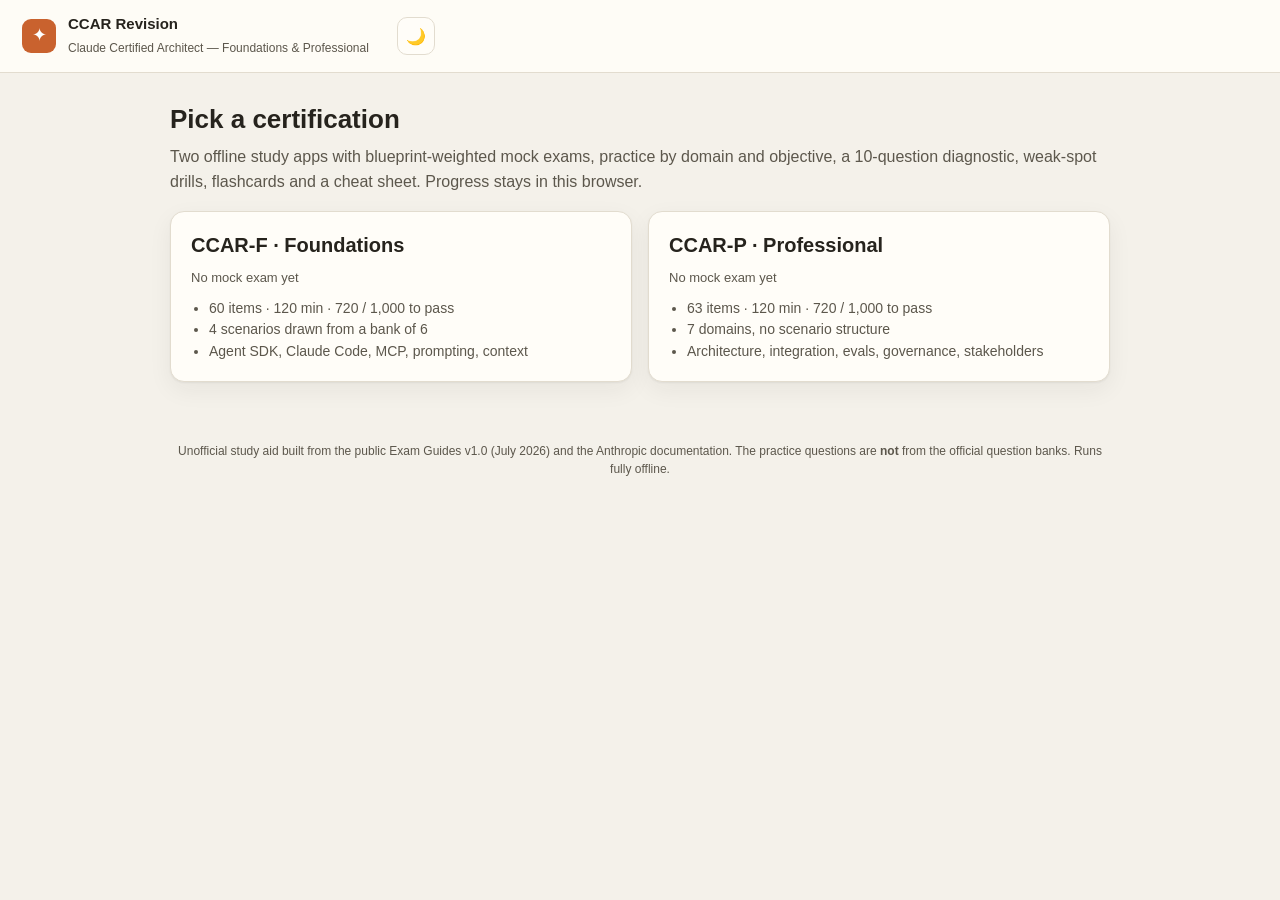
<file: index.html>
<!DOCTYPE html>
<html lang="en" data-theme="light">
<head>
  <meta charset="UTF-8" />
  <meta name="viewport" content="width=device-width, initial-scale=1.0" />
  <title>CCAR Revision</title>
  <link rel="icon" href="data:image/svg+xml,<svg xmlns='http://www.w3.org/2000/svg' viewBox='0 0 100 100'><text y='.9em' font-size='90'>🎓</text></svg>" />
  <link rel="stylesheet" href="shared/styles.css" />
</head>
<body>
  <header class="topbar">
    <div class="brand">
      <span class="brand-mark">✦</span>
      <div>
        <strong>CCAR Revision</strong>
        <span class="brand-sub">Claude Certified Architect — Foundations &amp; Professional</span>
      </div>
    </div>
    <span></span>
    <button class="theme-toggle" id="themeToggle" title="Toggle light/dark" aria-label="Toggle theme">🌙</button>
  </header>

  <main id="app">
    <h1>Pick a certification</h1>
    <p class="lead">Two offline study apps with blueprint-weighted mock exams, practice by domain and objective,
      a 10-question diagnostic, weak-spot drills, flashcards and a cheat sheet. Progress stays in this browser.</p>

    <div class="cert-grid">
      <a class="card cert-card" href="ccar-f/index.html">
        <h2>CCAR-F · Foundations</h2>
        <span class="hint" id="last-f">No mock exam yet</span>
        <ul>
          <li>60 items · 120 min · 720 / 1,000 to pass</li>
          <li>4 scenarios drawn from a bank of 6</li>
          <li>Agent SDK, Claude Code, MCP, prompting, context</li>
        </ul>
      </a>
      <a class="card cert-card" href="ccar-p/index.html">
        <h2>CCAR-P · Professional</h2>
        <span class="hint" id="last-p">No mock exam yet</span>
        <ul>
          <li>63 items · 120 min · 720 / 1,000 to pass</li>
          <li>7 domains, no scenario structure</li>
          <li>Architecture, integration, evals, governance, stakeholders</li>
        </ul>
      </a>
    </div>
  </main>

  <footer class="foot">
    <span>Unofficial study aid built from the public Exam Guides v1.0 (July 2026) and the Anthropic documentation.
    The practice questions are <strong>not</strong> from the official question banks. Runs fully offline.</span>
  </footer>

  <script>
    (function () {
      const btn = document.getElementById("themeToggle");
      const apply = (t) => { document.documentElement.setAttribute("data-theme", t); btn.textContent = t === "dark" ? "☀️" : "🌙"; };
      let t = null;
      try { t = localStorage.getItem("ccar_theme"); } catch (e) { /* storage blocked */ }
      apply(t || (matchMedia("(prefers-color-scheme: dark)").matches ? "dark" : "light"));
      btn.addEventListener("click", () => {
        const n = document.documentElement.getAttribute("data-theme") === "dark" ? "light" : "dark";
        apply(n);
        try { localStorage.setItem("ccar_theme", n); } catch (e) { /* storage blocked */ }
      });
      [["f", "ccar_f_state_v1"], ["p", "ccar_p_state_v1"]].forEach(([k, key]) => {
        try {
          const a = (JSON.parse(localStorage.getItem(key)) || {}).attempts || [];
          if (a.length) document.getElementById("last-" + k).textContent =
            `Last mock exam: ${a[0].scaled} (${a[0].pass ? "pass" : "below 720"}) · ${a.length} attempt(s)`;
        } catch (e) { /* storage blocked or empty */ }
      });
    })();
  </script>
</body>
</html>
</file>
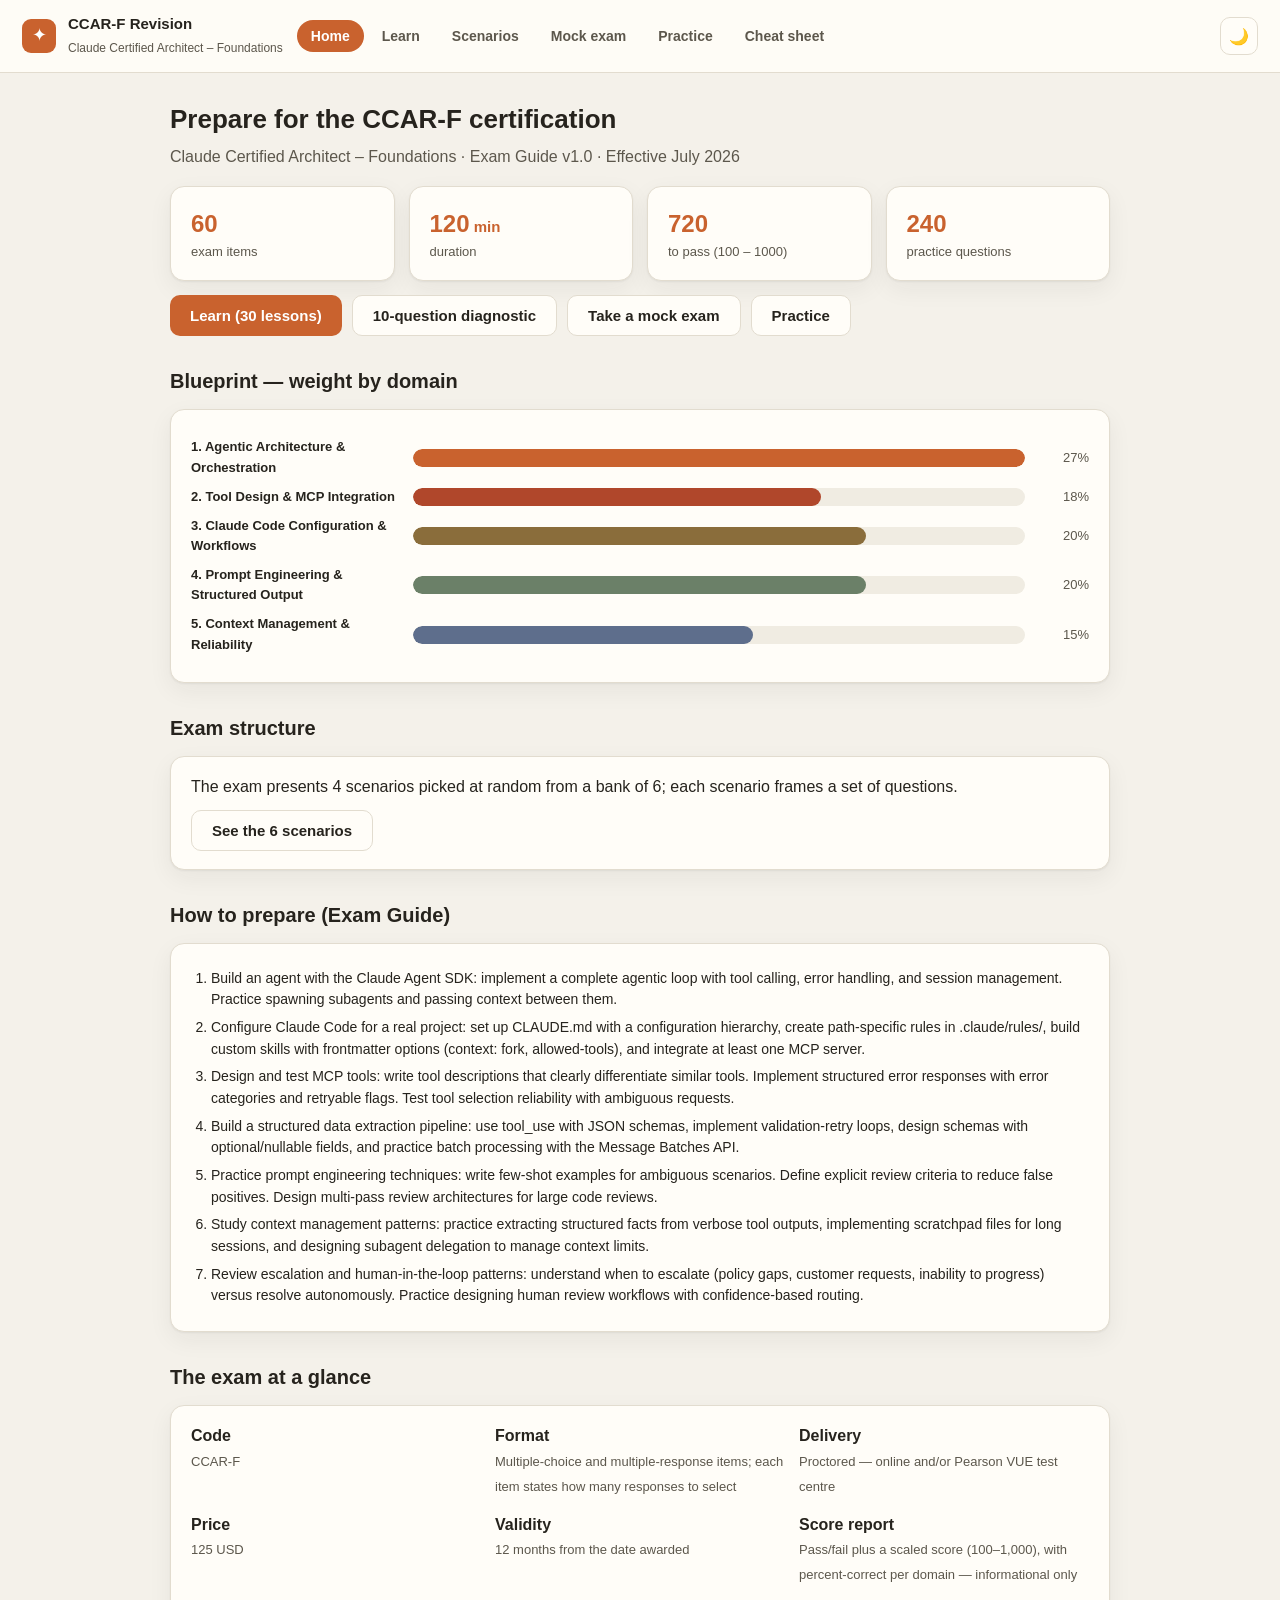
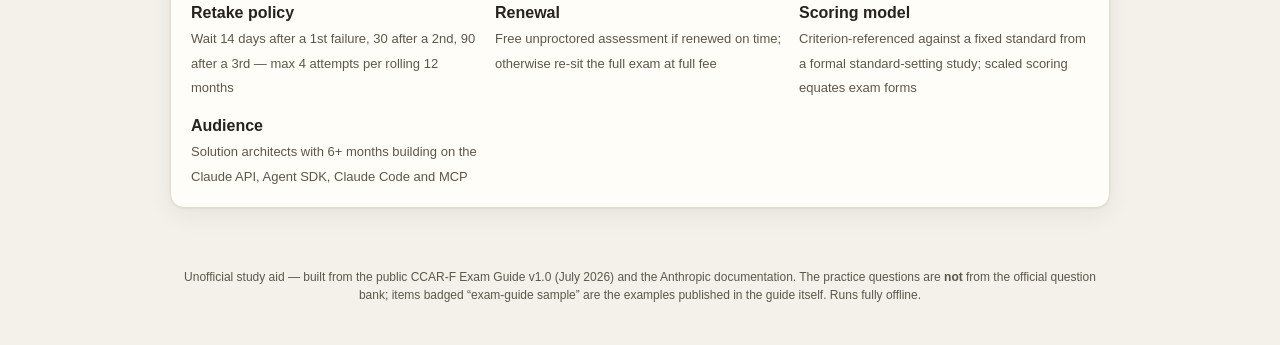
<file: ccar-f/index.html>
<!DOCTYPE html>
<html lang="en" data-theme="light">
<head>
  <meta charset="UTF-8" />
  <meta name="viewport" content="width=device-width, initial-scale=1.0" />
  <title>CCAR-F Revision</title>
  <link rel="icon" href="data:image/svg+xml,<svg xmlns='http://www.w3.org/2000/svg' viewBox='0 0 100 100'><text y='.9em' font-size='90'>🎓</text></svg>" />
  <link rel="stylesheet" href="../shared/styles.css" />
</head>
<body>
  <header class="topbar">
    <a class="brand home-link" href="../index.html" title="Back to both certifications">
      <span class="brand-mark">✦</span>
      <div>
        <strong>CCAR-F Revision</strong>
        <span class="brand-sub">Claude Certified Architect – Foundations</span>
      </div>
    </a>
    <nav class="tabs" id="tabs">
      <button class="tab active" data-view="home">Home</button>
      <button class="tab" data-view="learn">Learn</button>
      <button class="tab" data-view="scenarios">Scenarios</button>
      <button class="tab" data-view="exam">Mock exam</button>
      <button class="tab" data-view="quiz">Practice</button>
      <button class="tab" data-view="cheatsheet">Cheat sheet</button>
    </nav>
    <button class="theme-toggle" id="themeToggle" title="Toggle light/dark" aria-label="Toggle theme">🌙</button>
  </header>

  <main id="app"></main>

  <footer class="foot">
    <span>Unofficial study aid — built from the public CCAR-F Exam Guide v1.0 (July 2026) and the Anthropic documentation.
    The practice questions are <strong>not</strong> from the official question bank; items badged
    “exam-guide sample” are the examples published in the guide itself. Runs fully offline.</span>
  </footer>

  <!-- Load order matters: blueprint (frozen guide text) → question files → lessons → data.js (assembles window.CERT) → engine. -->
  <script src="blueprint.js"></script>
  <script src="q-samples.js"></script>
  <script src="q-d1a.js"></script>
  <script src="q-d1b.js"></script>
  <script src="q-d2.js"></script>
  <script src="q-d3.js"></script>
  <script src="q-d4.js"></script>
  <script src="q-d5.js"></script>
  <script src="lessons-d1.js"></script>
  <script src="lessons-d2.js"></script>
  <script src="lessons-d3.js"></script>
  <script src="lessons-d4.js"></script>
  <script src="lessons-d5.js"></script>
  <script src="overview.js"></script>
  <script src="data.js"></script>
  <script src="../shared/app.js"></script>
</body>
</html>
</file>
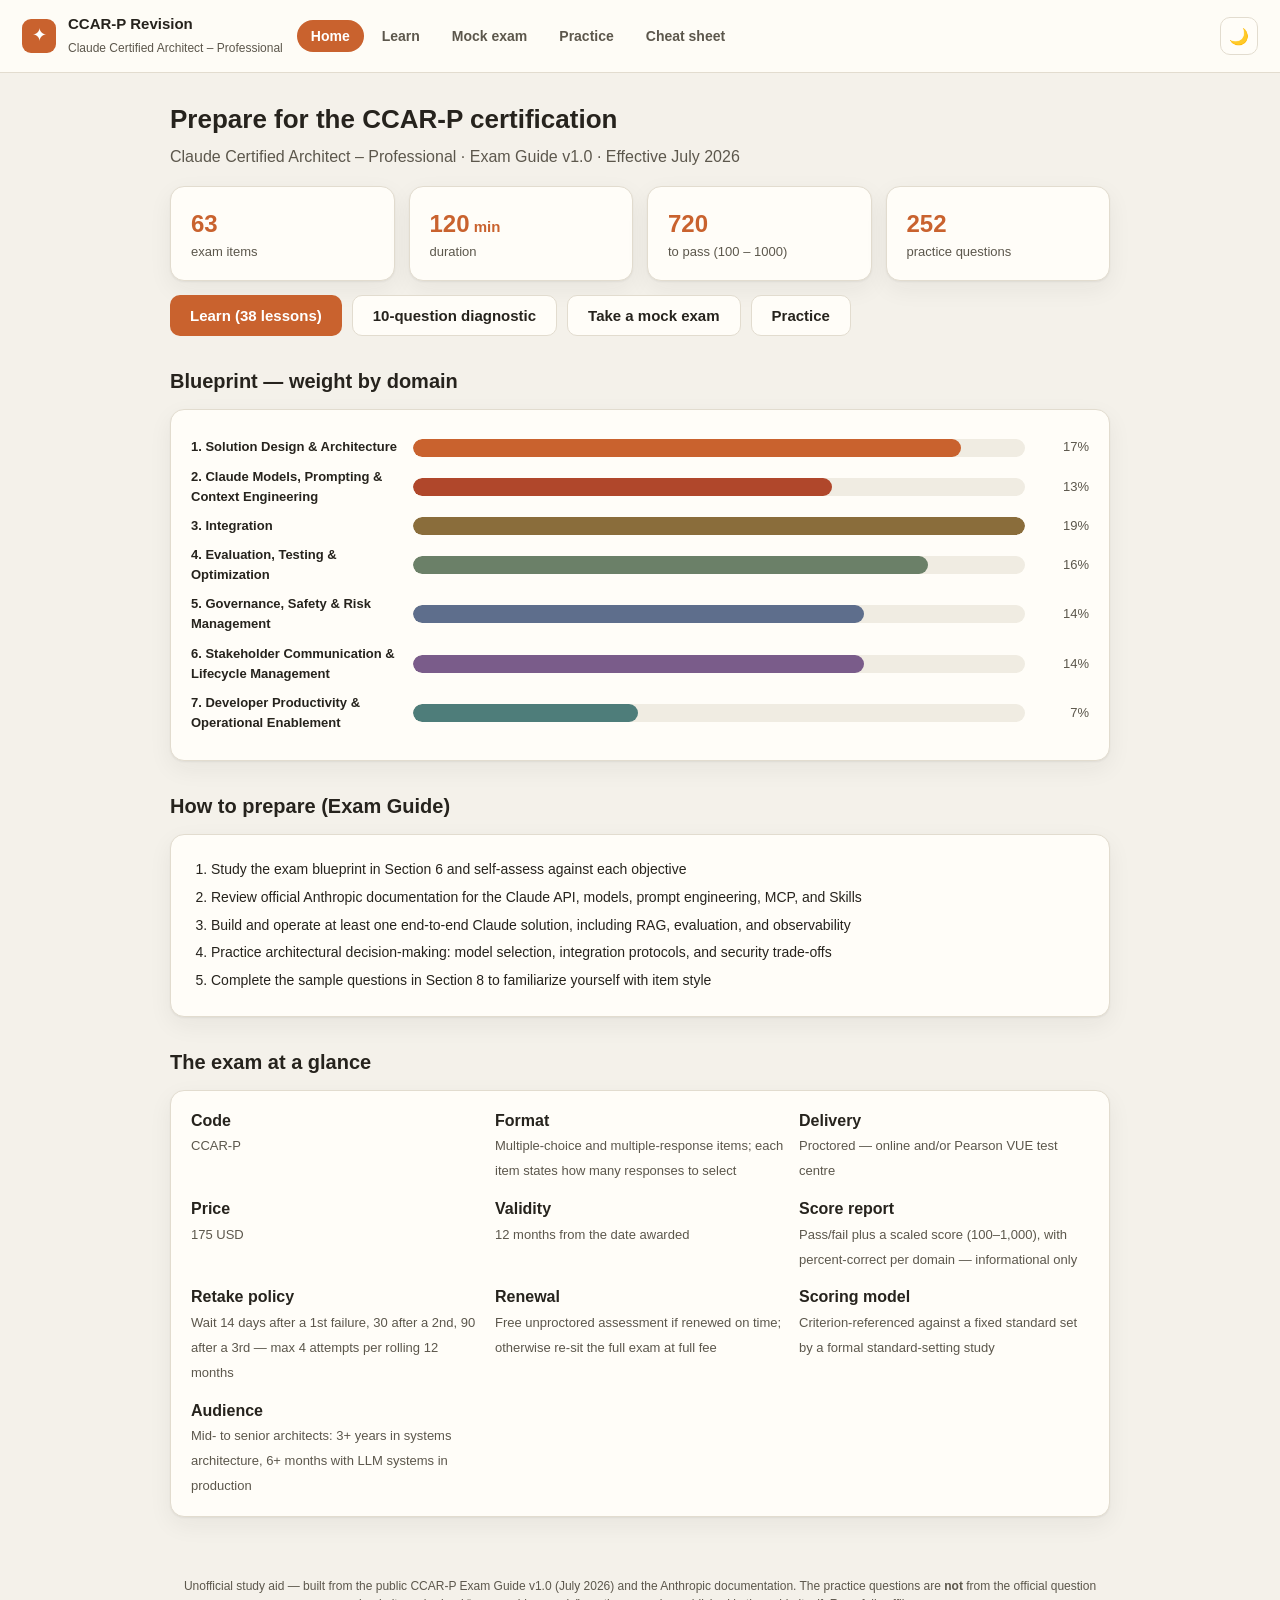
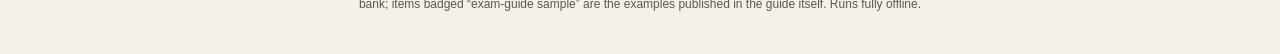
<file: ccar-p/index.html>
<!DOCTYPE html>
<html lang="en" data-theme="light">
<head>
  <meta charset="UTF-8" />
  <meta name="viewport" content="width=device-width, initial-scale=1.0" />
  <title>CCAR-P Revision</title>
  <link rel="icon" href="data:image/svg+xml,<svg xmlns='http://www.w3.org/2000/svg' viewBox='0 0 100 100'><text y='.9em' font-size='90'>🎓</text></svg>" />
  <link rel="stylesheet" href="../shared/styles.css" />
</head>
<body>
  <header class="topbar">
    <a class="brand home-link" href="../index.html" title="Back to both certifications">
      <span class="brand-mark">✦</span>
      <div>
        <strong>CCAR-P Revision</strong>
        <span class="brand-sub">Claude Certified Architect – Professional</span>
      </div>
    </a>
    <nav class="tabs" id="tabs">
      <button class="tab active" data-view="home">Home</button>
      <button class="tab" data-view="learn">Learn</button>
      <button class="tab" data-view="exam">Mock exam</button>
      <button class="tab" data-view="quiz">Practice</button>
      <button class="tab" data-view="cheatsheet">Cheat sheet</button>
    </nav>
    <button class="theme-toggle" id="themeToggle" title="Toggle light/dark" aria-label="Toggle theme">🌙</button>
  </header>

  <main id="app"></main>

  <footer class="foot">
    <span>Unofficial study aid — built from the public CCAR-P Exam Guide v1.0 (July 2026) and the Anthropic documentation.
    The practice questions are <strong>not</strong> from the official question bank; items badged
    “exam-guide sample” are the examples published in the guide itself. Runs fully offline.</span>
  </footer>

  <!-- Load order matters: blueprint (frozen guide text) → question files → lessons → data.js (assembles window.CERT) → engine. -->
  <script src="blueprint.js"></script>
  <script src="q-samples.js"></script>
  <script src="q-d1.js"></script>
  <script src="q-d2.js"></script>
  <script src="q-d3.js"></script>
  <script src="q-d4.js"></script>
  <script src="q-d5.js"></script>
  <script src="q-d6.js"></script>
  <script src="q-d7.js"></script>
  <script src="lessons-d1.js"></script>
  <script src="lessons-d2.js"></script>
  <script src="lessons-d3.js"></script>
  <script src="lessons-d4.js"></script>
  <script src="lessons-d5.js"></script>
  <script src="lessons-d6.js"></script>
  <script src="lessons-d7.js"></script>
  <script src="overview.js"></script>
  <script src="data.js"></script>
  <script src="../shared/app.js"></script>
</body>
</html>
</file>
<file: shared/styles.css>
/* ===== Thème & tokens ===== */
:root {
  --bg: #f4f1ea;
  --surface: #fffdf8;
  --surface-2: #f0ece2;
  --ink: #26231d;
  --ink-soft: #5c574c;
  --line: #e2dccf;
  --accent: #c9622e;
  --accent-soft: #f3e2d6;
  --good: #4c7a52;
  --good-soft: #e2efe1;
  --bad: #b3402f;
  --bad-soft: #f6dfda;
  --warn: #8a6222;
  --warn-soft: #f6ecd8;
  --shadow: 0 1px 2px rgba(38,35,29,.06), 0 8px 24px rgba(38,35,29,.06);
  --radius: 14px;
  --radius-sm: 8px;
  --mono: ui-monospace, SFMono-Regular, "SF Mono", Menlo, Consolas, "Liberation Mono", monospace;
}
:root[data-theme="dark"] {
  --bg: #1b1915;
  --surface: #262320;
  --surface-2: #2f2b26;
  --ink: #efe9dd;
  --ink-soft: #b3ab9b;
  --line: #3a352e;
  --accent: #e0895f;
  --accent-soft: #3a2c22;
  --good: #7db081;
  --good-soft: #26332a;
  --bad: #e08872;
  --bad-soft: #3a2723;
  --warn: #d8a94e;
  --warn-soft: #38301f;
  --shadow: 0 1px 2px rgba(0,0,0,.3), 0 10px 30px rgba(0,0,0,.35);
}
/* The @media (prefers-color-scheme: dark) duplicate of the block above was
   removed: app.js always sets an explicit data-theme attribute on boot (from
   localStorage, falling back to matchMedia), so the media query never applied
   and the two copies could silently drift apart. */
:root { color-scheme: light; }
:root[data-theme="dark"] { color-scheme: dark; }

* { box-sizing: border-box; }
html, body { margin: 0; }
body {
  background: var(--bg);
  color: var(--ink);
  font-family: -apple-system, "Segoe UI", Roboto, Helvetica, Arial, sans-serif;
  line-height: 1.55;
  -webkit-font-smoothing: antialiased;
}

/* ===== Topbar ===== */
/* One row, never wrapping. Six tabs plus the brand need ~990px, so wrapping
   would kick in on any narrow laptop as well as on phones; instead the tab
   strip scrolls horizontally and app.js keeps the active tab in view. */
.topbar {
  position: sticky; top: 0; z-index: 20;
  display: flex; align-items: center; gap: 14px;
  padding: 12px 22px;
  background: color-mix(in srgb, var(--surface) 88%, transparent);
  backdrop-filter: blur(10px);
  border-bottom: 1px solid var(--line);
  flex-wrap: nowrap;
}
.brand { display: flex; align-items: center; gap: 12px; flex: 0 0 auto; min-width: 0; }
.brand-mark {
  width: 34px; height: 34px; border-radius: 9px;
  display: grid; place-items: center;
  background: var(--accent); color: #fff; font-size: 18px;
}
.brand strong { display: block; font-size: 15px; }
.brand-sub { font-size: 12px; color: var(--ink-soft); }
.tabs {
  display: flex; gap: 4px;
  flex: 1 1 auto; min-width: 0;
  flex-wrap: nowrap; overflow-x: auto; overflow-y: hidden;
  scrollbar-width: none; -ms-overflow-style: none;
  -webkit-overflow-scrolling: touch;
  scroll-behavior: smooth;
  padding: 2px 0;   /* keeps the active pill and focus ring off the clip edge */
}
.tabs::-webkit-scrollbar { height: 0; width: 0; }
.tab {
  border: 0; background: transparent; color: var(--ink-soft);
  padding: 8px 14px; border-radius: 999px; cursor: pointer;
  font-size: 14px; font-weight: 600; transition: .15s;
  flex: 0 0 auto; white-space: nowrap;
}
.tab:hover { background: var(--surface-2); color: var(--ink); }
.tab.active { background: var(--accent); color: #fff; }
.theme-toggle {
  border: 1px solid var(--line); background: var(--surface);
  width: 38px; height: 38px; min-width: 38px; border-radius: 10px;
  cursor: pointer; font-size: 16px; flex: 0 0 auto;
}

/* ===== Layout ===== */
main { max-width: 980px; margin: 0 auto; padding: 26px 20px 60px; }
.foot {
  max-width: 980px; margin: 0 auto; padding: 0 20px 40px;
  color: var(--ink-soft); font-size: 12px; text-align: center;
}
h1 { font-size: 26px; margin: 0 0 6px; }
h2 { font-size: 20px; margin: 30px 0 12px; }
.lead { color: var(--ink-soft); margin-top: 0; }

.card {
  background: var(--surface); border: 1px solid var(--line);
  border-radius: var(--radius); padding: 18px 20px; box-shadow: var(--shadow);
}
.grid { display: grid; gap: 14px; }
.grid.two { grid-template-columns: repeat(auto-fit, minmax(220px, 1fr)); }
.grid.stats { grid-template-columns: repeat(auto-fit, minmax(150px, 1fr)); }

/* ===== Stat tiles ===== */
.stat { text-align: left; }
.stat .num { font-size: 24px; font-weight: 700; color: var(--accent); }
.stat .lbl { font-size: 13px; color: var(--ink-soft); }

/* ===== Blueprint bars ===== */
.bp-row { display: flex; align-items: center; gap: 12px; margin: 9px 0; cursor: pointer; }
.bp-name { width: 210px; min-width: 210px; font-size: 13px; font-weight: 600; }
.bp-track { flex: 1; background: var(--surface-2); border-radius: 999px; height: 18px; overflow: hidden; }
.bp-fill { height: 100%; border-radius: 999px; transition: width .6s ease; }
.bp-val { width: 52px; text-align: right; font-size: 13px; font-variant-numeric: tabular-nums; color: var(--ink-soft); }
.bp-row:hover .bp-name { color: var(--accent); }

/* ===== Module list ===== */
.mod { display: flex; gap: 14px; padding: 12px 0; border-top: 1px solid var(--line); }
.mod:first-child { border-top: 0; }
.mod-badge { background: var(--accent-soft); color: var(--accent); font-weight: 700; border-radius: 8px; padding: 4px 10px; font-size: 12px; height: fit-content; white-space: nowrap; }
.mod-body strong { display: block; }
.mod-body span { font-size: 13px; color: var(--ink-soft); }

/* ===== Domains ===== */
.dom { margin-bottom: 12px; }
.dom-head {
  width: 100%; text-align: left; cursor: pointer;
  display: flex; align-items: center; gap: 14px;
  background: var(--surface); border: 1px solid var(--line);
  border-radius: var(--radius); padding: 14px 18px;
}
.dom-head:hover { border-color: var(--accent); }
.dom-num { width: 30px; height: 30px; border-radius: 8px; display: grid; place-items: center; color: #fff; font-weight: 700; font-size: 14px; }
.dom-title { font-weight: 700; flex: 1; }
.dom-weight { font-size: 13px; color: var(--ink-soft); font-variant-numeric: tabular-nums; }
.dom-caret { color: var(--ink-soft); transition: transform .2s; }
.dom.open .dom-caret { transform: rotate(90deg); }
.dom-body { display: none; padding: 6px 6px 4px; }
.dom.open .dom-body { display: block; }
.dom-resume { color: var(--ink-soft); margin: 12px 4px; }
.skill { padding: 10px 14px; border-left: 3px solid var(--accent); background: var(--surface-2); border-radius: 8px; margin: 8px 0; }
.skill strong { font-size: 14px; }
.skill p { margin: 4px 0 0; font-size: 13px; color: var(--ink-soft); }
.keys { margin: 10px 4px 4px; }
.keys li { margin: 6px 0; font-size: 14px; }
.keys-title { font-weight: 700; margin: 14px 4px 4px; font-size: 14px; }

/* ===== Buttons ===== */
.btn {
  border: 0; background: var(--accent); color: #fff; cursor: pointer;
  padding: 11px 20px; border-radius: 10px; font-weight: 600; font-size: 15px; transition: .15s;
}
.btn:hover { filter: brightness(1.05); }
.btn:disabled { opacity: .5; cursor: not-allowed; }
.btn.ghost { background: var(--surface); color: var(--ink); border: 1px solid var(--line); }
.btn.ghost:hover { border-color: var(--accent); }
.btn-row { display: flex; gap: 10px; flex-wrap: wrap; margin-top: 8px; }

/* ===== Quiz setup ===== */
.chips { display: flex; flex-wrap: wrap; gap: 8px; margin: 8px 0 2px; }
.chip {
  border: 1px solid var(--line); background: var(--surface); color: var(--ink);
  padding: 7px 13px; border-radius: 999px; cursor: pointer; font-size: 13px; font-weight: 600;
}
.chip.on { background: var(--accent); color: #fff; border-color: var(--accent); }
.field-lbl { font-size: 13px; font-weight: 700; color: var(--ink-soft); margin-top: 14px; text-transform: uppercase; letter-spacing: .04em; }

/* ===== Quiz run ===== */
.q-top { display: flex; justify-content: space-between; align-items: center; font-size: 13px; color: var(--ink-soft); margin-bottom: 6px; gap: 10px; flex-wrap: wrap; }
.progress { height: 6px; background: var(--surface-2); border-radius: 999px; overflow: hidden; margin: 6px 0 18px; }
.progress > div { height: 100%; background: var(--accent); transition: width .3s; }
.q-text { font-size: 18px; font-weight: 650; margin: 6px 0 4px; }
.q-meta { font-size: 12px; color: var(--ink-soft); margin-bottom: 14px; }
.q-badge { display: inline-block; background: var(--accent-soft); color: var(--accent); border-radius: 6px; padding: 2px 8px; font-size: 11px; font-weight: 700; margin-right: 6px; }
.q-badge.official { background: var(--good-soft); color: var(--good); }
.opt {
  display: flex; gap: 12px; align-items: flex-start;
  border: 1.5px solid var(--line); background: var(--surface);
  border-radius: 10px; padding: 13px 15px; margin: 9px 0; cursor: pointer; transition: .12s;
}
.opt:hover { border-color: var(--accent); }
.opt .mk { width: 24px; height: 24px; min-width: 24px; border-radius: 6px; border: 1.5px solid var(--line); display: grid; place-items: center; font-size: 13px; font-weight: 700; color: var(--ink-soft); }
.opt.multi .mk { border-radius: 6px; }
.opt.sel { border-color: var(--accent); background: var(--accent-soft); }
.opt.sel .mk { background: var(--accent); color: #fff; border-color: var(--accent); }
.opt.correct { border-color: var(--good); background: var(--good-soft); }
.opt.correct .mk { background: var(--good); color: #fff; border-color: var(--good); }
.opt.wrong { border-color: var(--bad); background: var(--bad-soft); }
.opt.wrong .mk { background: var(--bad); color: #fff; border-color: var(--bad); }
.opt.locked { cursor: default; }
.opt-txt { flex: 1; font-size: 15px; }
.expl { margin-top: 14px; padding: 14px 16px; border-radius: 10px; background: var(--surface-2); border-left: 3px solid var(--accent); font-size: 14px; }
.expl.ok { border-left-color: var(--good); }
.expl.ko { border-left-color: var(--bad); }
.expl strong { display: block; margin-bottom: 3px; }

/* ===== Results ===== */
.score-hero { text-align: center; padding: 26px 12px; }
.score-ring { font-size: 46px; font-weight: 800; color: var(--accent); }
.score-sub { color: var(--ink-soft); }
.verdict { display: inline-block; margin-top: 10px; padding: 6px 16px; border-radius: 999px; font-weight: 700; }
.verdict.pass { background: var(--good-soft); color: var(--good); }
.verdict.fail { background: var(--bad-soft); color: var(--bad); }
.review-item { border-top: 1px solid var(--line); padding: 12px 2px; }
.review-item:first-child { border-top: 0; }
.review-q { font-weight: 600; font-size: 14px; }
.tag { font-size: 11px; font-weight: 700; padding: 2px 8px; border-radius: 6px; margin-right: 6px; }
.tag.ok { background: var(--good-soft); color: var(--good); }
.tag.ko { background: var(--bad-soft); color: var(--bad); }

/* ===== Flashcards ===== */
.fc-wrap { perspective: 1200px; }
.fc {
  position: relative; min-height: 220px; cursor: pointer;
  transition: transform .5s; transform-style: preserve-3d;
}
.fc.flip { transform: rotateY(180deg); }
.fc-face {
  position: absolute; inset: 0; backface-visibility: hidden;
  background: var(--surface); border: 1px solid var(--line); border-radius: var(--radius);
  padding: 26px; display: flex; flex-direction: column; justify-content: center; box-shadow: var(--shadow);
}
.fc-back { transform: rotateY(180deg); background: var(--surface-2); }
.fc-tag { font-size: 11px; font-weight: 700; color: var(--accent); text-transform: uppercase; letter-spacing: .05em; margin-bottom: 10px; }
.fc-recto { font-size: 22px; font-weight: 700; }
.fc-verso { font-size: 16px; }
.fc-hint { text-align: center; color: var(--ink-soft); font-size: 12px; margin-top: 12px; }
.fc-nav { display: flex; justify-content: space-between; align-items: center; margin-top: 16px; gap: 12px; }
.fc-count { font-size: 13px; color: var(--ink-soft); font-variant-numeric: tabular-nums; }

/* ===== Antisèche ===== */
.cheat-dom { margin-bottom: 18px; }
.cheat-dom h3 { display: flex; align-items: center; gap: 10px; font-size: 16px; margin: 0 0 8px; }
.cheat-dom h3 .pill { color: #fff; font-size: 12px; padding: 2px 9px; border-radius: 999px; }
.cheat-list li { margin: 5px 0; font-size: 14px; }

.hint { color: var(--ink-soft); font-size: 13px; }
.spacer { height: 8px; }
.badge-best { font-size: 12px; color: var(--good); font-weight: 700; }

/* ===== Inline code (questions use `backticks` around identifiers) ===== */
code {
  font-family: var(--mono);
  font-size: .88em;
  background: var(--surface-2);
  border: 1px solid var(--line);
  border-radius: 5px;
  padding: .08em .34em;
  white-space: nowrap;
  word-break: keep-all;
}
.expl code { background: color-mix(in srgb, var(--surface) 70%, transparent); }
.opt code, .q-text code { line-height: 1.4; }

/* ===== Exam: timer ===== */
.q-top-right { display: inline-flex; align-items: center; gap: 12px; }
.clock {
  font-family: var(--mono); font-variant-numeric: tabular-nums;
  font-size: 13px; font-weight: 700;
  background: var(--surface-2); border: 1px solid var(--line);
  border-radius: 999px; padding: 2px 10px;
}
.clock.over { color: #fff; background: var(--bad); border-color: var(--bad); }

/* ===== Exam: draw plan ===== */
.plan-info { margin-top: 14px; border-top: 1px solid var(--line); padding-top: 12px; }
.plan-title { font-size: 12px; font-weight: 700; text-transform: uppercase; letter-spacing: .06em; color: var(--ink-soft); margin-bottom: 8px; }
.plan-grid { display: flex; flex-wrap: wrap; gap: 8px; }
.plan-cell {
  display: flex; flex-direction: column; align-items: center; gap: 1px;
  min-width: 62px; padding: 7px 10px;
  background: var(--surface-2); border: 1px solid var(--line); border-radius: var(--radius-sm);
}
.plan-cell.short { border-color: var(--warn); background: var(--warn-soft); }
.plan-dom { font-size: 11px; font-weight: 700; letter-spacing: .04em; }
.plan-n { font-size: 19px; font-weight: 700; font-variant-numeric: tabular-nums; line-height: 1.1; }
.plan-w { font-size: 11px; color: var(--ink-soft); font-variant-numeric: tabular-nums; }
.warn {
  font-size: 13px; color: var(--warn);
  background: var(--warn-soft); border: 1px solid color-mix(in srgb, var(--warn) 40%, transparent);
  border-radius: var(--radius-sm); padding: 9px 11px; margin: 10px 0 0;
}

/* ===== Scaled score ===== */
.score-ring.pass { color: var(--good); border-color: color-mix(in srgb, var(--good) 45%, transparent); }
.score-ring.fail { color: var(--bad);  border-color: color-mix(in srgb, var(--bad) 45%, transparent); }
.score-chip {
  display: inline-block; min-width: 52px; text-align: center;
  font-family: var(--mono); font-variant-numeric: tabular-nums;
  font-size: 15px; font-weight: 700; color: #fff;
  border-radius: 999px; padding: 2px 11px;
}
.score-chip.pass { background: var(--good); }
.score-chip.fail { background: var(--bad); }

/* ===== Attempt history ===== */
.last-attempt { margin-bottom: 4px; }
.last-line { display: flex; align-items: center; gap: 12px; margin-top: 8px; flex-wrap: wrap; }
.hist-row { display: flex; align-items: center; gap: 12px; padding: 8px 0; border-bottom: 1px solid var(--line); }
.hist-row:last-child { border-bottom: 0; }
.hist-meta { flex: 1; font-size: 13px; color: var(--ink-soft); }
.hist-pct { font-size: 13px; font-variant-numeric: tabular-nums; color: var(--ink-soft); }

/* ===== Results: per-domain and review ===== */
.bp-weight { color: var(--ink-soft); font-weight: 400; font-size: 11px; }
.review-dom { font-family: var(--mono); font-size: 11px; font-weight: 700; color: var(--ink-soft); margin-right: 4px; }
.review-opts { margin: 8px 0 4px; padding-left: 22px; font-size: 13px; color: var(--ink-soft); }
.review-opts li { margin: 3px 0; }
.review-opts li.good { color: var(--good); font-weight: 600; }
.review-opts li.bad  { color: var(--bad); text-decoration: line-through; text-decoration-thickness: 1px; }

/* ===== Responsive ===== */

/* Reclaim the brand's second line for the tab strip well before phone widths. */
@media (max-width: 780px) {
  .topbar { padding: 10px 14px; gap: 10px; }
  .brand-sub { display: none; }
  .brand strong { font-size: 14px; }
  .brand-mark { width: 30px; height: 30px; font-size: 16px; }
  .tab { padding: 7px 12px; font-size: 13px; }
  /* Below this width the six tabs always overflow, so fade the right edge to
     signal that the strip scrolls. Applied only here, where overflow is certain. */
  .tabs {
    -webkit-mask-image: linear-gradient(to right, #000 0, #000 calc(100% - 22px), transparent 100%);
    mask-image: linear-gradient(to right, #000 0, #000 calc(100% - 22px), transparent 100%);
  }
}

@media (max-width: 620px) {
  main { padding: 20px 14px 50px; }
  .foot { padding: 0 14px 30px; }
  h1 { font-size: 22px; }
  h2 { font-size: 18px; margin: 24px 0 10px; }
  .card { padding: 15px 16px; }
  .q-text { font-size: 17px; }
  .score-ring { font-size: 38px; }
  .plan-cell { min-width: 54px; padding: 6px 8px; }
  .plan-n { font-size: 17px; }
}

/* Blueprint and per-domain rows: a 210px label column leaves no room for the
   bar on a phone, and the label wraps to two lines and makes rows ragged.
   Put the label and value on one line with the bar full-width underneath. */
@media (max-width: 560px) {
  .bp-row {
    display: grid; grid-template-columns: 1fr auto;
    align-items: center; gap: 3px 10px; margin: 12px 0;
  }
  .bp-name { grid-area: 1 / 1; width: auto; min-width: 0; font-size: 13px; }
  .bp-val  { grid-area: 1 / 2; width: auto; }
  .bp-track { grid-area: 2 / 1 / 3 / 3; height: 10px; }
}

@media (max-width: 480px) {
  /* Ragged wrapped buttons read as broken; full-width stacking also gives
     bigger tap targets for the quiz controls. */
  .btn-row { flex-direction: column; align-items: stretch; }
  .btn { width: 100%; }
  .fc-nav { flex-wrap: wrap; justify-content: center; }
  .mod { flex-direction: column; gap: 6px; }
  .last-line { gap: 8px; }
  .hist-row { flex-wrap: wrap; gap: 6px 10px; }
  .hist-meta { flex-basis: 100%; order: 3; }
}

/* ===== CCAR additions: prep list, guide wording, scenarios, landing ===== */
.prep { margin: 0; padding-left: 20px; }
.prep li { margin: 6px 0; font-size: 14px; }
.btn.small { padding: 5px 11px; font-size: 13px; margin-top: 8px; }
details.off { margin-top: 8px; font-size: 13px; }
details.off summary { cursor: pointer; color: var(--accent); font-weight: 600; }
.off-title { font-weight: 700; margin: 8px 0 2px; }
.off-list { margin: 0; padding-left: 18px; color: var(--ink-soft); }
.off-list li { margin: 3px 0; }
.scen h3 { margin: 0 0 6px; font-size: 16px; }
.scen p { margin: 6px 0; }
.scen-ctx { border-left: 4px solid var(--accent); margin-bottom: 12px; }
.scen-ctx p { margin: 6px 0 0; font-size: 14px; }
.scen-tag { font-weight: 700; color: var(--accent); font-size: 13px; text-transform: uppercase; letter-spacing: .03em; }
details.scen-mini { margin: 0 0 12px; padding: 8px 14px; background: var(--surface-2); border-radius: var(--radius-sm); font-size: 13px; }
details.scen-mini summary { cursor: pointer; font-weight: 600; color: var(--accent); }
details.scen-mini p { margin: 6px 0 0; color: var(--ink-soft); }
.topbar a.home-link { color: inherit; text-decoration: none; }
.cert-grid { display: grid; grid-template-columns: repeat(auto-fit, minmax(260px, 1fr)); gap: 16px; }
.cert-card { display: block; color: inherit; text-decoration: none; transition: border-color .15s; }
.cert-card:hover { border-color: var(--accent); }
.cert-card h2 { margin: 0 0 4px; }
.cert-card ul { margin: 8px 0 0; padding-left: 18px; font-size: 14px; color: var(--ink-soft); }

/* ===== Learn: index ===== */
.learn-progress .progress { margin-top: 8px; }
.learn-dom { margin-bottom: 16px; }
.learn-dom-h { display: flex; gap: 12px; align-items: center; }
.learn-dom-h h2 { margin: 0; font-size: 18px; }
.lesson-list { list-style: none; margin: 10px 0 0; padding: 0; }
.lesson-row { display: grid; grid-template-columns: 22px 36px 1fr; gap: 8px; align-items: start;
  padding: 9px 10px; border-radius: var(--radius-sm); cursor: pointer; border: 1px solid transparent; }
.lesson-row:hover { background: var(--surface-2); border-color: var(--line); }
.lesson-row.missing { cursor: default; opacity: .55; }
.lesson-row.done .lr-check { color: var(--good); font-weight: 700; }
.lr-id { font-family: var(--mono); font-size: 13px; color: var(--accent); padding-top: 1px; }
.lr-body b { display: block; font-size: 14px; }
.lr-body span { display: block; font-size: 13px; color: var(--ink-soft); }

/* ===== Learn: lesson page ===== */
.lesson { max-width: 860px; }
.crumbs { font-size: 13px; color: var(--ink-soft); margin-bottom: 4px; }
.crumbs a { color: var(--accent); text-decoration: none; }
.lesson h2 { font-size: 17px; margin: 22px 0 8px; }
.tldr, .exam-tip { border-left: 4px solid var(--accent); font-size: 15px; margin: 12px 0; }
.exam-tip { border-left-color: var(--good); background: var(--good-soft); }
.tldr-tag { display: block; font-size: 11px; font-weight: 700; text-transform: uppercase; letter-spacing: .05em; color: var(--accent); margin-bottom: 4px; }
.exam-tip .tldr-tag { color: var(--good); }
.kp { margin: 0; padding-left: 20px; }
.kp li { margin: 6px 0; }
.traps { display: grid; gap: 8px; }
.trap { border: 1px solid var(--line); border-radius: var(--radius-sm); overflow: hidden; font-size: 14px; }
.trap-x { padding: 7px 12px; background: var(--bad-soft); color: var(--ink); }
.trap-v { padding: 7px 12px; background: var(--good-soft); color: var(--ink); }
.lt-wrap { overflow-x: auto; margin: 12px 0; }
.lt { border-collapse: collapse; width: 100%; font-size: 14px; background: var(--surface); }
.lt th, .lt td { border: 1px solid var(--line); padding: 7px 10px; text-align: left; vertical-align: top; }
.lt th { background: var(--surface-2); }
.lcode code { white-space: pre; background: none; border: 0; padding: 0; font-size: inherit; }
.lesson { min-width: 0; overflow-wrap: anywhere; }
.lcode { background: var(--surface-2); border: 1px solid var(--line); border-radius: var(--radius-sm); padding: 12px 14px;
  overflow-x: auto; font-family: var(--mono); font-size: 13px; line-height: 1.5; }
.sources { margin: 18px 0 6px; font-size: 13px; }
.sources a { color: var(--accent); }
.lesson-nav { display: flex; justify-content: space-between; gap: 10px; margin: 20px 0 8px; flex-wrap: wrap; }
.expl-box .expl { margin-top: 10px; }

/* ===== Learn: diagrams (HTML/CSS, theme-aware) ===== */
.dg { margin: 16px 0; padding: 16px; background: var(--surface); border: 1px solid var(--line); border-radius: var(--radius); }
.dg figcaption { font-weight: 700; font-size: 13px; text-transform: uppercase; letter-spacing: .04em; color: var(--ink-soft); margin-bottom: 12px; }
.dg-cap { margin: 10px 0 0; font-size: 13px; color: var(--ink-soft); }
.dg-box { background: var(--surface-2); border: 1.5px solid var(--line); border-radius: 10px; padding: 8px 12px; min-width: 0; }
.dg-box b { display: block; font-size: 14px; }
.dg-box span { display: block; font-size: 12px; color: var(--ink-soft); margin-top: 2px; }
.t-good { border-color: var(--good) !important; background: var(--good-soft) !important; }
.t-bad { border-color: var(--bad) !important; background: var(--bad-soft) !important; }
.t-warn { border-color: var(--warn) !important; background: var(--warn-soft) !important; }
.t-accent { border-color: var(--accent) !important; background: var(--accent-soft) !important; }
.dg-row { display: flex; align-items: stretch; gap: 6px; }
.dg-row .dg-box { flex: 1 1 0; }
.dg-arrow { display: flex; flex-direction: column; align-items: center; justify-content: center; color: var(--accent); flex: 0 0 auto; min-width: 22px; }
.dg-arrow i { font-style: normal; font-size: 20px; line-height: 1; }
.dg-arrow small { font-size: 11px; color: var(--ink-soft); max-width: 90px; text-align: center; }
.dg-loop { margin-top: 10px; padding: 6px 12px; border: 1.5px dashed var(--accent); border-radius: 10px; color: var(--ink); font-size: 13px; text-align: center; }
.dg-hub { display: flex; flex-direction: column; align-items: center; }
.dg-center { max-width: 360px; width: 100%; text-align: center; border-color: var(--accent); background: var(--accent-soft); }
.dg-fan { width: 70%; height: 22px; border: 1.5px solid var(--accent); border-bottom: 0; border-radius: 10px 10px 0 0; margin-top: 10px; position: relative; text-align: center; }
.dg-fan small { position: relative; top: -10px; background: var(--surface); padding: 0 6px; font-size: 11px; color: var(--ink-soft); }
.dg-spokes { display: grid; grid-template-columns: repeat(auto-fit, minmax(130px, 1fr)); gap: 8px; width: 100%; }
.dg-layers { display: grid; gap: 6px; }
.dg-layer { display: grid; grid-template-columns: minmax(120px, 34%) 1fr auto; gap: 10px; align-items: center;
  background: var(--surface-2); border: 1.5px solid var(--line); border-radius: 10px; padding: 8px 12px; }
.dg-layer b { font-size: 14px; }
.dg-layer span { font-size: 13px; color: var(--ink-soft); }
.dg-layer em { font-style: normal; font-size: 11px; font-weight: 700; color: var(--accent); white-space: nowrap; }
.dg-axis { font-size: 12px; color: var(--ink-soft); text-align: right; }
.dg-compare { display: grid; grid-template-columns: repeat(auto-fit, minmax(200px, 1fr)); gap: 10px; }
.dg-col { border: 1.5px solid var(--line); border-radius: 10px; padding: 10px 12px; background: var(--surface-2); }
.dg-col-h { font-weight: 700; margin-bottom: 6px; }
.dg-col ul { margin: 0; padding-left: 18px; font-size: 13px; }
.dg-col li { margin: 3px 0; }
.dg-decision { display: flex; flex-direction: column; align-items: center; gap: 10px; }
.dg-q { border: 1.5px solid var(--accent); background: var(--accent-soft); border-radius: 10px; padding: 8px 14px; font-weight: 700; text-align: center; max-width: 520px; }
.dg-branches { display: grid; grid-template-columns: repeat(auto-fit, minmax(170px, 1fr)); gap: 8px; width: 100%; }
.dg-branch { border: 1.5px solid var(--line); border-radius: 10px; padding: 8px 12px; background: var(--surface-2); }
.dg-branch small { display: block; font-size: 12px; color: var(--ink-soft); }
.dg-branch b { display: block; font-size: 14px; margin-top: 2px; }

@media (max-width: 640px) {
  .dg-row { flex-direction: column; }
  .dg-arrow { flex-direction: row; gap: 6px; }
  .dg-arrow i { transform: rotate(90deg); }
  .dg-arrow small { max-width: none; }
  .dg-layer { grid-template-columns: 1fr; gap: 2px; }
  .lesson-nav .btn { flex: 1 1 100%; }
}

/* ===== Learn: big picture ===== */
.big-cta { display: block; width: 100%; text-align: left; cursor: pointer; margin-bottom: 14px; color: var(--ink);
  font: inherit; border: 1.5px solid var(--accent); background: var(--accent-soft); }
.big-cta b { display: block; font-size: 18px; }
.big-cta span:not(.tldr-tag) { display: block; color: var(--ink-soft); font-size: 14px; margin-top: 2px; }
.big-cta em { display: block; font-style: normal; font-weight: 700; color: var(--accent); margin-top: 8px; font-size: 14px; }
.overview { max-width: 980px; }
.ov-nav { display: flex; flex-wrap: wrap; gap: 6px; margin: 14px 0 6px; }
.ov-sec { scroll-margin-top: 84px; margin-top: 30px; }
.ov-sec h2 { display: flex; align-items: center; gap: 10px; font-size: 20px; margin: 0 0 8px; }
.ov-num { flex: 0 0 auto; width: 28px; height: 28px; border-radius: 8px; background: var(--accent); color: #fff;
  display: grid; place-items: center; font-size: 14px; }
.ov-text { margin: 8px 0; }
.ov-fam { font-size: 15px; margin: 18px 0 8px; }
.lref { font: 700 11px var(--mono); color: var(--accent); background: var(--accent-soft); border: 1px solid var(--accent);
  border-radius: 6px; padding: 0 5px; margin: 0 2px; cursor: pointer; line-height: 1.6; }
.lref:hover { background: var(--accent); color: #fff; }

/* Nested map: containers literally contain what they run */
.nest { display: flex; flex-direction: column; gap: 6px; }
.nest-box { border: 1.5px solid var(--line); border-radius: 12px; padding: 10px; min-width: 0; flex: 1 1 200px; background: var(--surface); }
.nest-box.d0 { border-color: var(--accent); }
.nest-box.d1 { background: var(--surface-2); }
.nest-box.d2 { background: var(--surface); }
.nest-h { margin-bottom: 8px; }
.nest-h b { display: block; font-size: 13px; text-transform: uppercase; letter-spacing: .04em; }
.nest-h span { display: block; font-size: 12px; color: var(--ink-soft); }
.nest-kids { display: flex; flex-wrap: wrap; gap: 8px; align-items: stretch; }
.nest-box.col > .nest-kids { flex-direction: column; flex-wrap: nowrap; }
.nest-leaf { position: relative; flex: 1 1 130px; min-width: 0; text-align: left; font: inherit; color: var(--ink);
  background: var(--surface); border: 1.5px solid var(--line); border-radius: 9px; padding: 6px 34px 6px 10px; }
.nest-box.d2 .nest-leaf { background: var(--surface-2); }
button.nest-leaf { cursor: pointer; }
button.nest-leaf:hover { border-color: var(--accent); }
.nest-leaf b { display: block; font-size: 13px; }
.nest-leaf span { display: block; font-size: 12px; color: var(--ink-soft); }
.lid { position: absolute; top: 6px; right: 7px; font: 700 11px var(--mono); color: var(--accent); }
.nest-arrow { display: flex; align-items: center; justify-content: center; gap: 8px; color: var(--accent); }
.nest-arrow i { font-style: normal; font-size: 18px; line-height: 1; }
.nest-arrow small { font-size: 12px; color: var(--ink-soft); }

/* Numbered walk-through */
.trace { list-style: none; margin: 0; padding: 0; }
.tr-step { position: relative; display: flex; gap: 12px; padding-bottom: 12px; }
.tr-step:not(:last-child)::before { content: ""; position: absolute; left: 13px; top: 28px; bottom: 0; width: 2px; background: var(--line); }
.tr-in { margin-left: 26px; }
.tr-n { flex: 0 0 auto; width: 28px; height: 28px; border-radius: 50%; display: grid; place-items: center; font-size: 13px; font-weight: 700;
  background: var(--surface-2); border: 1.5px solid var(--accent); color: var(--ink); z-index: 1; }
.tr-body { min-width: 0; padding-top: 2px; }
.tr-head { display: flex; flex-wrap: wrap; align-items: center; gap: 6px 8px; }
.tr-head b { font-size: 14px; }
.tr-who { font-size: 11px; font-weight: 700; padding: 1px 8px; border-radius: 999px; border: 1px solid var(--line); background: var(--surface-2); white-space: nowrap; }
.tr-body p { margin: 3px 0 0; font-size: 14px; color: var(--ink-soft); }

/* Every theme at a glance */
.themes { display: grid; grid-template-columns: repeat(auto-fill, minmax(270px, 1fr)); gap: 10px; }
.theme { background: var(--surface); border: 1px solid var(--line); border-radius: 10px; padding: 10px 12px; min-width: 0; }
.theme-h { display: flex; flex-wrap: wrap; align-items: center; gap: 2px 6px; }
.theme-h b { font-size: 14px; margin-right: auto; }
.theme p { margin: 4px 0 0; font-size: 13px; }
.theme-link { color: var(--ink-soft); }
@media (max-width: 640px) {
  .tr-in { margin-left: 12px; }
  .nest-leaf { flex-basis: 100%; }
}
/* In a column the flex-basis would set a height, not a width. */
.nest > .nest-box { flex: 0 0 auto; }
.nest-box.col > .nest-kids > .nest-leaf { flex: 0 0 auto; }
.lt { overflow-wrap: normal; }
</file>
